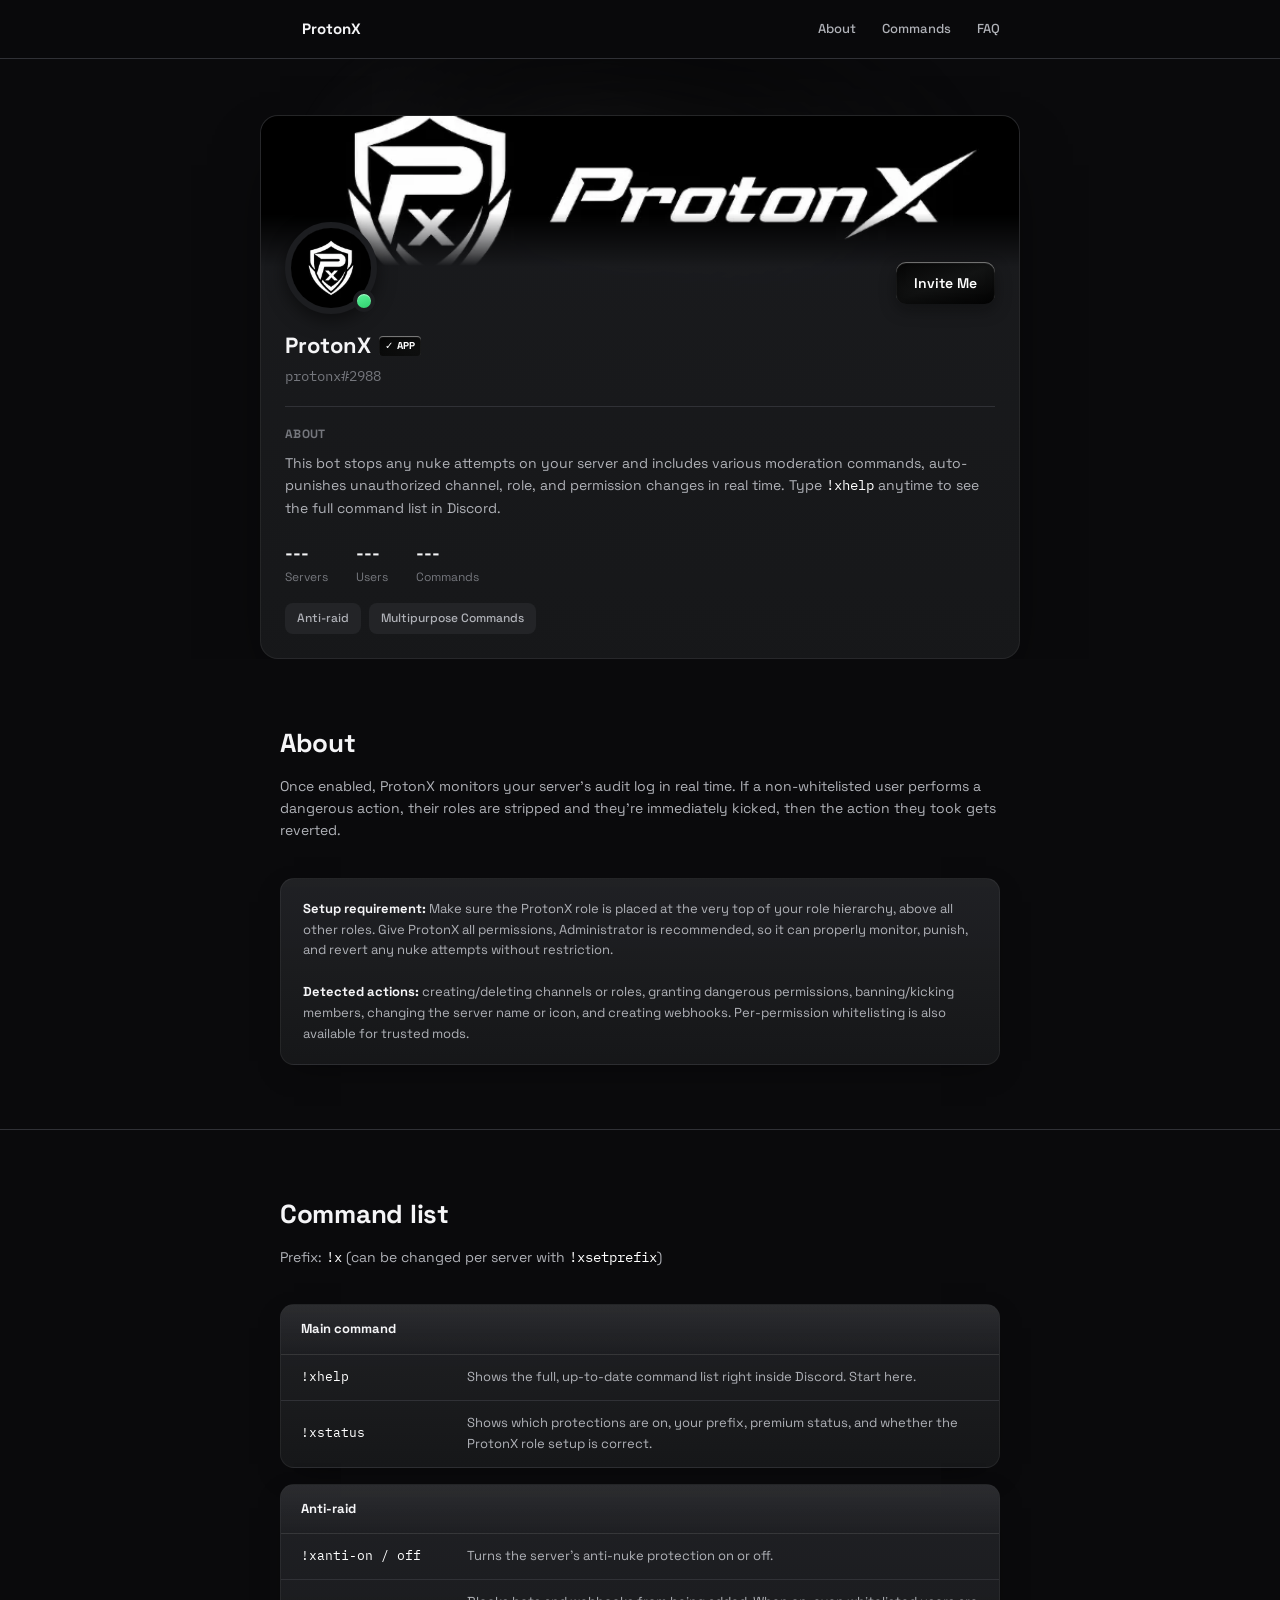
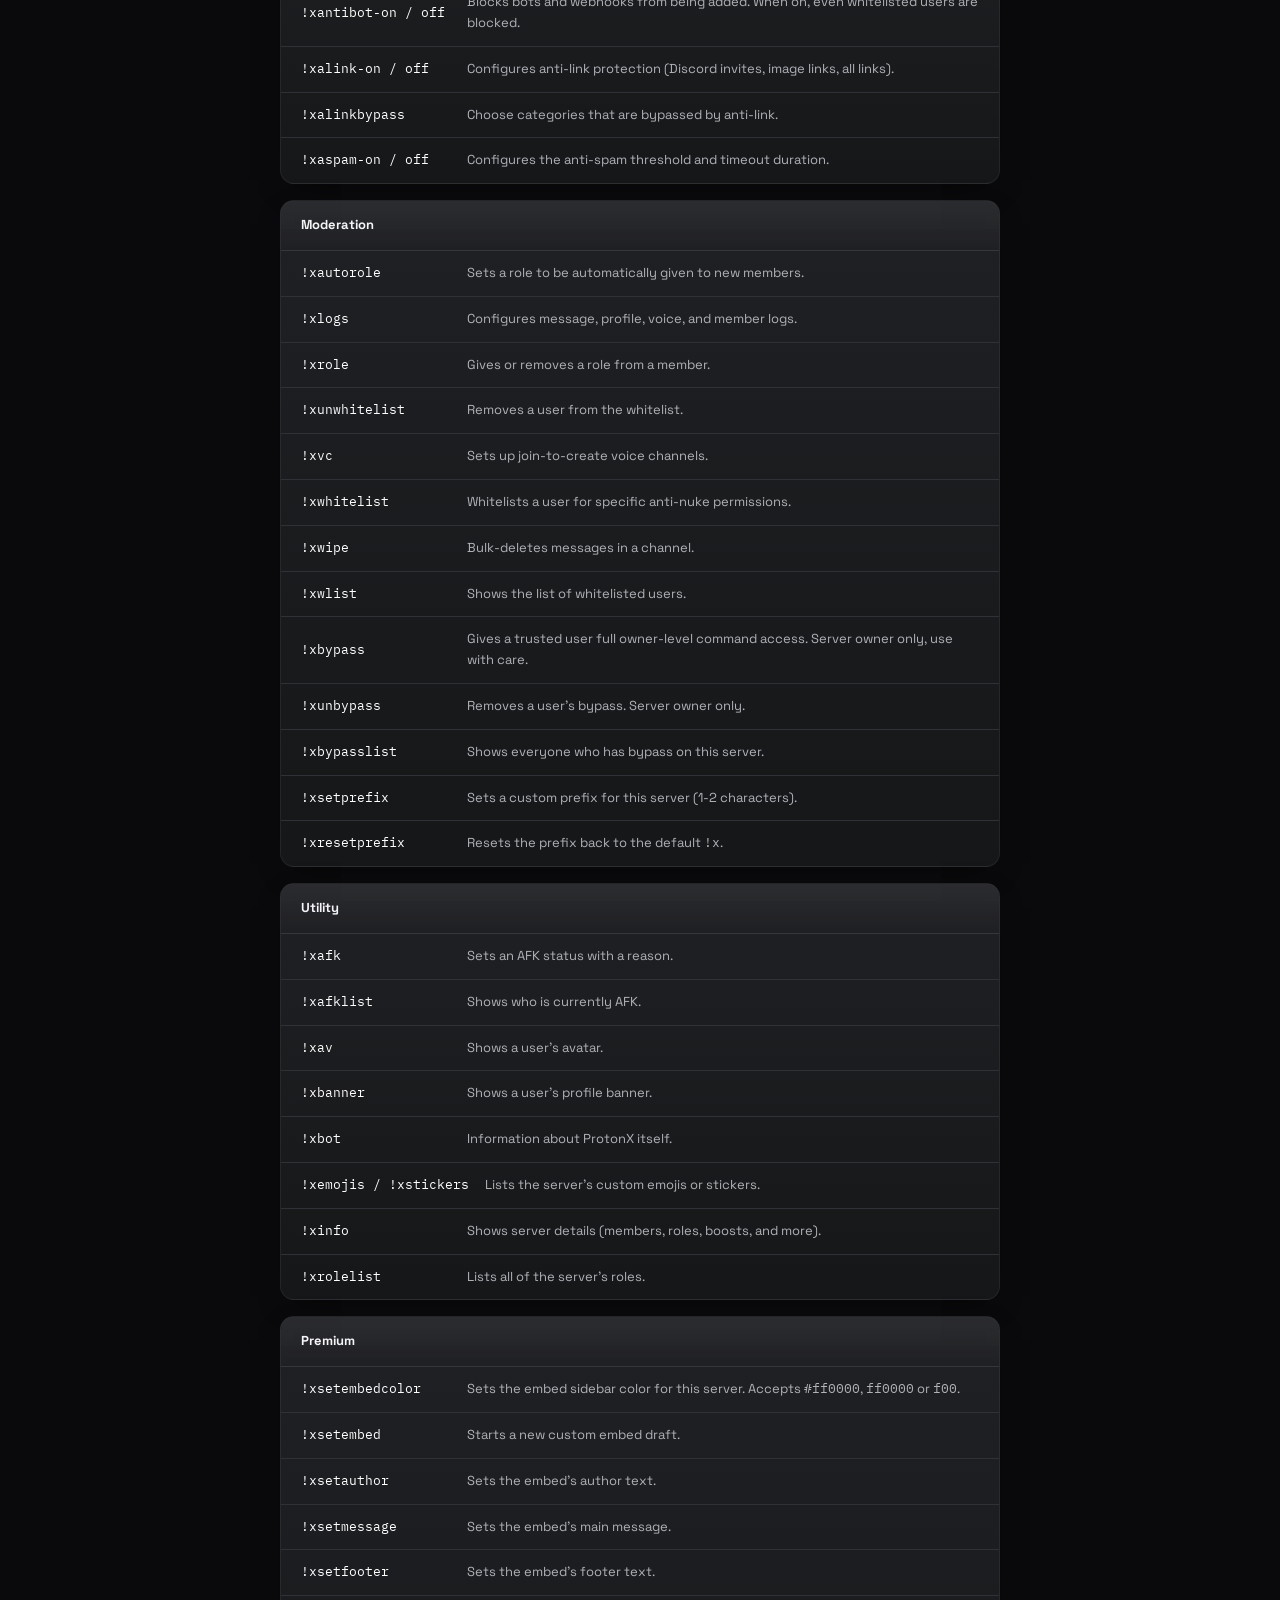
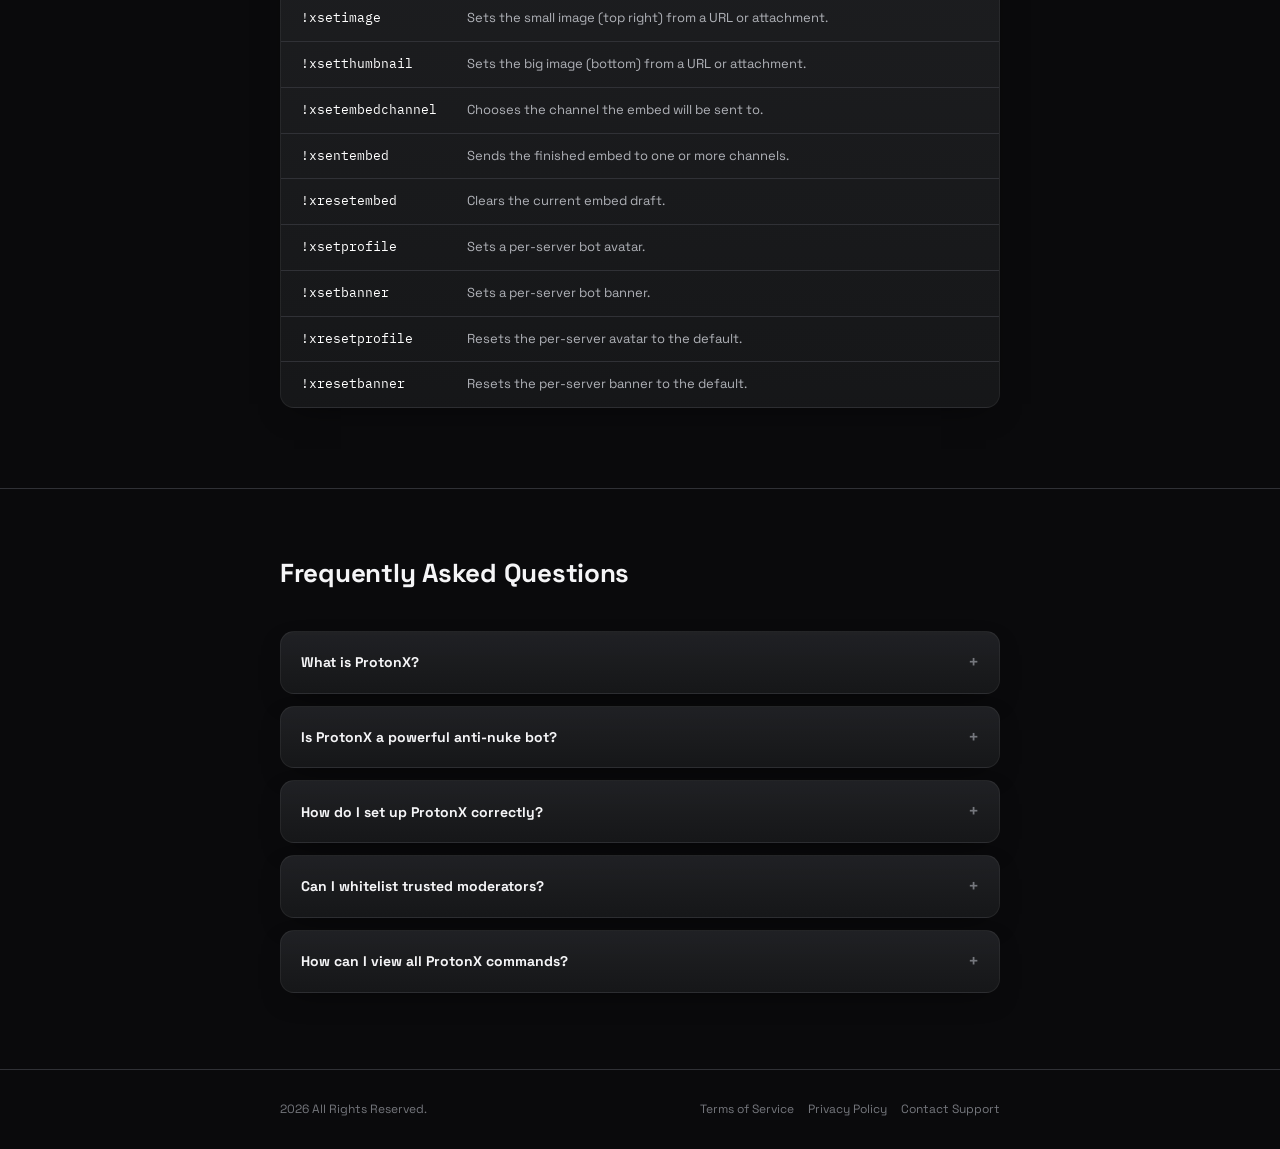
<file: ProtonXsupport/index.html>
<!DOCTYPE html>
<html lang="en">
<head>
  <meta charset="UTF-8">
  <meta name="viewport" content="width=device-width, initial-scale=1.0">
  <title>ProtonX</title>
  <link rel="stylesheet" href="style.css">
</head>
<body>

<nav>
  <div class="wrap">
    <a class="brand" href="index.html">ProtonX</a>
    <div class="nav-links">
      <a href="#about">About</a>
      <a href="#commands">Commands</a>
      <a href="#faq">FAQ</a>
    </div>
  </div>
</nav>

<div class="profile-shell">
  <div class="glow"></div>
  <div class="profile-card">
    <img class="banner" src="assets/banner.png" alt="ProtonX banner">
    <div class="profile-body">
      <div class="avatar-row">
        <div class="avatar-wrap">
          <img class="avatar" src="assets/profile.png" alt="ProtonX avatar">
          <span class="status-dot"></span>
        </div>
        <a href="https://discord.com/oauth2/authorize?client_id=1527346208232706148&permissions=8&integration_type=0&scope=applications.commands+bot" class="invite-btn" target="_blank" rel="noopener">Invite Me</a>
      </div>
      <div class="name-row"><h1>ProtonX</h1><span class="app-tag">&#10003; App</span></div>
      <div class="username mono">protonx#2988</div>
      <div class="divider"></div>
      <div class="about-label">About</div>
      <p class="about-text">This bot stops any nuke attempts on your server and includes various moderation commands, auto-punishes unauthorized channel, role, and permission changes in real time. Type <span class="mono hl">!xhelp</span> anytime to see the full command list in Discord.</p>
      <div class="stat-grid">
        <div><div class="stat-num" id="serversCount">Loading...</div><div class="stat-label">Servers</div></div>
        <div><div class="stat-num" id="usersCount">Loading...</div><div class="stat-label">Users</div></div>
        <div><div class="stat-num" id="commandsCount">Loading...</div><div class="stat-label">Commands</div></div>
      </div>
      <div class="member-tags"><div class="member-tag">Anti-raid</div><div class="member-tag">Multipurpose Commands</div></div>
    </div>
  </div>
</div>

<section class="section" id="about">
  <div class="wrap">
    <div class="section-head">
      <h2>About</h2>
      <p>Once enabled, ProtonX monitors your server's audit log in real time. If a non-whitelisted user performs a dangerous action, their roles are stripped and they're immediately kicked, then the action they took gets reverted.</p>
    </div>
    <div class="note">
      <strong>Setup requirement:</strong> Make sure the ProtonX role is placed at the very top of your role hierarchy, above all other roles. Give ProtonX all permissions, Administrator is recommended, so it can properly monitor, punish, and revert any nuke attempts without restriction.<br><br>
      <strong>Detected actions:</strong> creating/deleting channels or roles, granting dangerous permissions, banning/kicking members, changing the server name or icon, and creating webhooks. Per-permission whitelisting is also available for trusted mods.
    </div>
  </div>
</section>

<section class="section" id="commands">
  <div class="wrap">
    <div class="section-head">
      <h2>Command list</h2>
      <p>Prefix: <span class="mono hl">!x</span> (can be changed per server with <span class="mono hl">!xsetprefix</span>)</p>
    </div>

    <div class="cmd-group">
      <div class="cmd-group-head">Main command</div>
      <div class="cmd-row"><div class="cmd-name">!xhelp</div><div class="cmd-desc">Shows the full, up-to-date command list right inside Discord. Start here.</div></div>
      <div class="cmd-row"><div class="cmd-name">!xstatus</div><div class="cmd-desc">Shows which protections are on, your prefix, premium status, and whether the ProtonX role setup is correct.</div></div>
    </div>

    <div class="cmd-group">
      <div class="cmd-group-head">Anti-raid</div>
      <div class="cmd-row"><div class="cmd-name">!xanti-on / off</div><div class="cmd-desc">Turns the server's anti-nuke protection on or off.</div></div>
      <div class="cmd-row"><div class="cmd-name">!xantibot-on / off</div><div class="cmd-desc">Blocks bots and webhooks from being added. When on, even whitelisted users are blocked.</div></div>
      <div class="cmd-row"><div class="cmd-name">!xalink-on / off</div><div class="cmd-desc">Configures anti-link protection (Discord invites, image links, all links).</div></div>
      <div class="cmd-row"><div class="cmd-name">!xalinkbypass</div><div class="cmd-desc">Choose categories that are bypassed by anti-link.</div></div>
      <div class="cmd-row"><div class="cmd-name">!xaspam-on / off</div><div class="cmd-desc">Configures the anti-spam threshold and timeout duration.</div></div>
    </div>

    <div class="cmd-group">
      <div class="cmd-group-head">Moderation</div>
      <div class="cmd-row"><div class="cmd-name">!xautorole</div><div class="cmd-desc">Sets a role to be automatically given to new members.</div></div>
      <div class="cmd-row"><div class="cmd-name">!xlogs</div><div class="cmd-desc">Configures message, profile, voice, and member logs.</div></div>
      <div class="cmd-row"><div class="cmd-name">!xrole</div><div class="cmd-desc">Gives or removes a role from a member.</div></div>
      <div class="cmd-row"><div class="cmd-name">!xunwhitelist</div><div class="cmd-desc">Removes a user from the whitelist.</div></div>
      <div class="cmd-row"><div class="cmd-name">!xvc</div><div class="cmd-desc">Sets up join-to-create voice channels.</div></div>
      <div class="cmd-row"><div class="cmd-name">!xwhitelist</div><div class="cmd-desc">Whitelists a user for specific anti-nuke permissions.</div></div>
      <div class="cmd-row"><div class="cmd-name">!xwipe</div><div class="cmd-desc">Bulk-deletes messages in a channel.</div></div>
      <div class="cmd-row"><div class="cmd-name">!xwlist</div><div class="cmd-desc">Shows the list of whitelisted users.</div></div>
      <div class="cmd-row"><div class="cmd-name">!xbypass</div><div class="cmd-desc">Gives a trusted user full owner-level command access. Server owner only, use with care.</div></div>
      <div class="cmd-row"><div class="cmd-name">!xunbypass</div><div class="cmd-desc">Removes a user's bypass. Server owner only.</div></div>
      <div class="cmd-row"><div class="cmd-name">!xbypasslist</div><div class="cmd-desc">Shows everyone who has bypass on this server.</div></div>
      <div class="cmd-row"><div class="cmd-name">!xsetprefix</div><div class="cmd-desc">Sets a custom prefix for this server (1-2 characters).</div></div>
      <div class="cmd-row"><div class="cmd-name">!xresetprefix</div><div class="cmd-desc">Resets the prefix back to the default <span class="mono">!x</span>.</div></div>
    </div>

    <div class="cmd-group">
      <div class="cmd-group-head">Utility</div>
      <div class="cmd-row"><div class="cmd-name">!xafk</div><div class="cmd-desc">Sets an AFK status with a reason.</div></div>
      <div class="cmd-row"><div class="cmd-name">!xafklist</div><div class="cmd-desc">Shows who is currently AFK.</div></div>
      <div class="cmd-row"><div class="cmd-name">!xav</div><div class="cmd-desc">Shows a user's avatar.</div></div>
      <div class="cmd-row"><div class="cmd-name">!xbanner</div><div class="cmd-desc">Shows a user's profile banner.</div></div>
      <div class="cmd-row"><div class="cmd-name">!xbot</div><div class="cmd-desc">Information about ProtonX itself.</div></div>
      <div class="cmd-row"><div class="cmd-name">!xemojis / !xstickers</div><div class="cmd-desc">Lists the server's custom emojis or stickers.</div></div>
      <div class="cmd-row"><div class="cmd-name">!xinfo</div><div class="cmd-desc">Shows server details (members, roles, boosts, and more).</div></div>
      <div class="cmd-row"><div class="cmd-name">!xrolelist</div><div class="cmd-desc">Lists all of the server's roles.</div></div>
    </div>

    <div class="cmd-group">
      <div class="cmd-group-head">Premium</div>
      <div class="cmd-row"><div class="cmd-name">!xsetembedcolor</div><div class="cmd-desc">Sets the embed sidebar color for this server. Accepts <span class="mono">#ff0000</span>, <span class="mono">ff0000</span> or <span class="mono">f00</span>.</div></div>
      <div class="cmd-row"><div class="cmd-name">!xsetembed</div><div class="cmd-desc">Starts a new custom embed draft.</div></div>
      <div class="cmd-row"><div class="cmd-name">!xsetauthor</div><div class="cmd-desc">Sets the embed's author text.</div></div>
      <div class="cmd-row"><div class="cmd-name">!xsetmessage</div><div class="cmd-desc">Sets the embed's main message.</div></div>
      <div class="cmd-row"><div class="cmd-name">!xsetfooter</div><div class="cmd-desc">Sets the embed's footer text.</div></div>
      <div class="cmd-row"><div class="cmd-name">!xsetimage</div><div class="cmd-desc">Sets the small image (top right) from a URL or attachment.</div></div>
      <div class="cmd-row"><div class="cmd-name">!xsetthumbnail</div><div class="cmd-desc">Sets the big image (bottom) from a URL or attachment.</div></div>
      <div class="cmd-row"><div class="cmd-name">!xsetembedchannel</div><div class="cmd-desc">Chooses the channel the embed will be sent to.</div></div>
      <div class="cmd-row"><div class="cmd-name">!xsentembed</div><div class="cmd-desc">Sends the finished embed to one or more channels.</div></div>
      <div class="cmd-row"><div class="cmd-name">!xresetembed</div><div class="cmd-desc">Clears the current embed draft.</div></div>
      <div class="cmd-row"><div class="cmd-name">!xsetprofile</div><div class="cmd-desc">Sets a per-server bot avatar.</div></div>
      <div class="cmd-row"><div class="cmd-name">!xsetbanner</div><div class="cmd-desc">Sets a per-server bot banner.</div></div>
      <div class="cmd-row"><div class="cmd-name">!xresetprofile</div><div class="cmd-desc">Resets the per-server avatar to the default.</div></div>
      <div class="cmd-row"><div class="cmd-name">!xresetbanner</div><div class="cmd-desc">Resets the per-server banner to the default.</div></div>
    </div>
  </div>
</section>

<section class="section" id="faq">
  <div class="wrap">
    <div class="section-head">
      <h2>Frequently Asked Questions</h2>
    </div>

    <details class="faq-item">
      <summary>What is ProtonX?</summary>
      <div class="faq-body">
        <p>ProtonX is a Discord security and anti-raid/anti-nuke bot designed to help protect your server from malicious actions and unauthorized moderation activity, along with many multipurpose commands.</p>
        <p>ProtonX can detect actions such as:</p>
        <ul>
          <li>Creating or deleting channels</li>
          <li>Creating or deleting roles</li>
          <li>Granting dangerous permissions</li>
          <li>Banning or kicking members</li>
          <li>Changing the server name or icon</li>
          <li>Creating webhooks</li>
          <li>Adding bots</li>
        </ul>
      </div>
    </details>

    <details class="faq-item">
      <summary>Is ProtonX a powerful anti-nuke bot?</summary>
      <div class="faq-body">
        <p>We do not consider ProtonX to be the most powerful anti-nuke system. However, it is capable of detecting, stopping, and removing users who attempt to raid or nuke your server.</p>
        <p>ProtonX is designed to provide an additional layer of protection and help minimize damage caused by malicious actions.</p>
      </div>
    </details>

    <details class="faq-item">
      <summary>How do I set up ProtonX correctly?</summary>
      <div class="faq-body">
        <p>First of all, use <span class="mono hl">!xanti-on</span></p>
        <p><strong>Setup requirement:</strong></p>
        <ul>
          <li>Make sure the ProtonX role is placed at the very top of your role hierarchy, above all other roles.</li>
          <li>Give ProtonX all necessary permissions. Giving all permissions is recommended, so it can properly monitor, punish, and revert nuke attempts without unnecessary restrictions.</li>
        </ul>
        <p>If ProtonX does not have sufficient permissions or is placed below certain roles, it may not be able to properly take action against users with higher roles.</p>
      </div>
    </details>

    <details class="faq-item">
      <summary>Can I whitelist trusted moderators?</summary>
      <div class="faq-body">
        <p>Yes. Use <span class="mono hl">!xwhitelist</span> for per-permission whitelisting, allowing you to give trusted moderators access to specific actions without triggering the protection system.</p>
        <p>Once a user is whitelisted, they can bypass the configured protection for those actions.</p>
        <p>Use <span class="mono hl">!xantibot-on</span> to ensure that users with full access cannot bypass protection for adding bots or creating webhooks. These actions will remain restricted exclusively to the server owner for additional security.</p>
        <p>Use <span class="mono hl">!xantibot-off</span> to disable this restriction.</p>
      </div>
    </details>

    <details class="faq-item">
      <summary>How can I view all ProtonX commands?</summary>
      <div class="faq-body">
        <p>To view the complete list of commands and available features, use: <span class="mono hl">!xhelp</span></p>
      </div>
    </details>
  </div>
</section>

<footer>
  <div class="foot">
    <span>2026 All Rights Reserved.</span>
    <span class="foot-links">
      <a href="terms.html">Terms of Service</a>
      <a href="privacy.html">Privacy Policy</a>
      <a class="support-link" href="https://discord.gg/s5rfU6Zj4c" target="_blank" rel="noopener">Contact Support</a>
    </span>
  </div>
</footer>

<script src="script.js"></script>
</body>
</html>
</file>
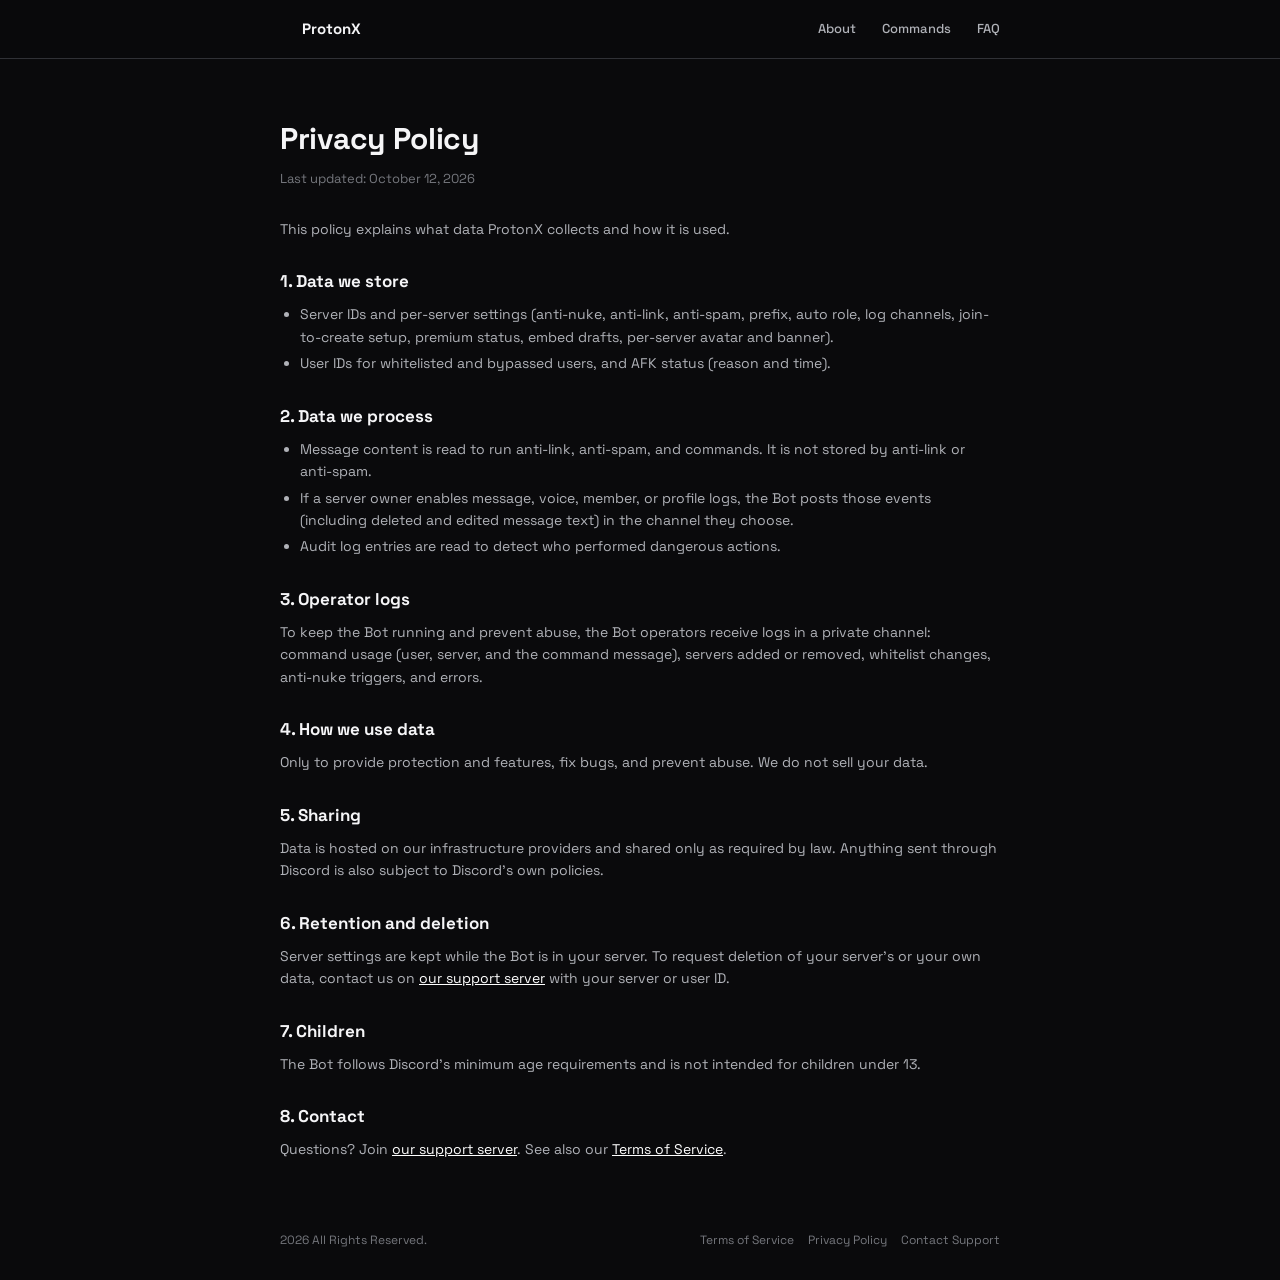
<file: ProtonXsupport/privacy.html>
<!DOCTYPE html>
<html lang="en">
<head>
  <meta charset="UTF-8">
  <meta name="viewport" content="width=device-width, initial-scale=1.0">
  <title>Privacy Policy - ProtonX</title>
  <link rel="stylesheet" href="style.css">
</head>
<body>
<nav>
  <div class="wrap">
    <a class="brand" href="index.html">ProtonX</a>
    <div class="nav-links">
      <a href="index.html#about">About</a>
      <a href="index.html#commands">Commands</a>
      <a href="index.html#faq">FAQ</a>
    </div>
  </div>
</nav>
<main class="wrap legal">
<h1>Privacy Policy</h1>
<p class="meta">Last updated: October 12, 2026</p>
<p>This policy explains what data ProtonX collects and how it is used.</p>
<h2>1. Data we store</h2>
<ul><li>Server IDs and per-server settings (anti-nuke, anti-link, anti-spam, prefix, auto role, log channels, join-to-create setup, premium status, embed drafts, per-server avatar and banner).</li><li>User IDs for whitelisted and bypassed users, and AFK status (reason and time).</li></ul>
<h2>2. Data we process</h2>
<ul><li>Message content is read to run anti-link, anti-spam, and commands. It is not stored by anti-link or anti-spam.</li><li>If a server owner enables message, voice, member, or profile logs, the Bot posts those events (including deleted and edited message text) in the channel they choose.</li><li>Audit log entries are read to detect who performed dangerous actions.</li></ul>
<h2>3. Operator logs</h2>
<p>To keep the Bot running and prevent abuse, the Bot operators receive logs in a private channel: command usage (user, server, and the command message), servers added or removed, whitelist changes, anti-nuke triggers, and errors.</p>
<h2>4. How we use data</h2>
<p>Only to provide protection and features, fix bugs, and prevent abuse. We do not sell your data.</p>
<h2>5. Sharing</h2>
<p>Data is hosted on our infrastructure providers and shared only as required by law. Anything sent through Discord is also subject to Discord's own policies.</p>
<h2>6. Retention and deletion</h2>
<p>Server settings are kept while the Bot is in your server. To request deletion of your server's or your own data, contact us on <a href="https://discord.gg/s5rfU6Zj4c" target="_blank" rel="noopener">our support server</a> with your server or user ID.</p>
<h2>7. Children</h2>
<p>The Bot follows Discord's minimum age requirements and is not intended for children under 13.</p>
<h2>8. Contact</h2>
<p>Questions? Join <a href="https://discord.gg/s5rfU6Zj4c" target="_blank" rel="noopener">our support server</a>. See also our <a href="terms.html">Terms of Service</a>.</p>
</main>
<footer>
  <div class="foot">
    <span>2026 All Rights Reserved.</span>
    <span class="foot-links">
      <a href="terms.html">Terms of Service</a>
      <a href="privacy.html">Privacy Policy</a>
      <a class="support-link" href="https://discord.gg/s5rfU6Zj4c" target="_blank" rel="noopener">Contact Support</a>
    </span>
  </div>
</footer>
</body>
</html>
</file>
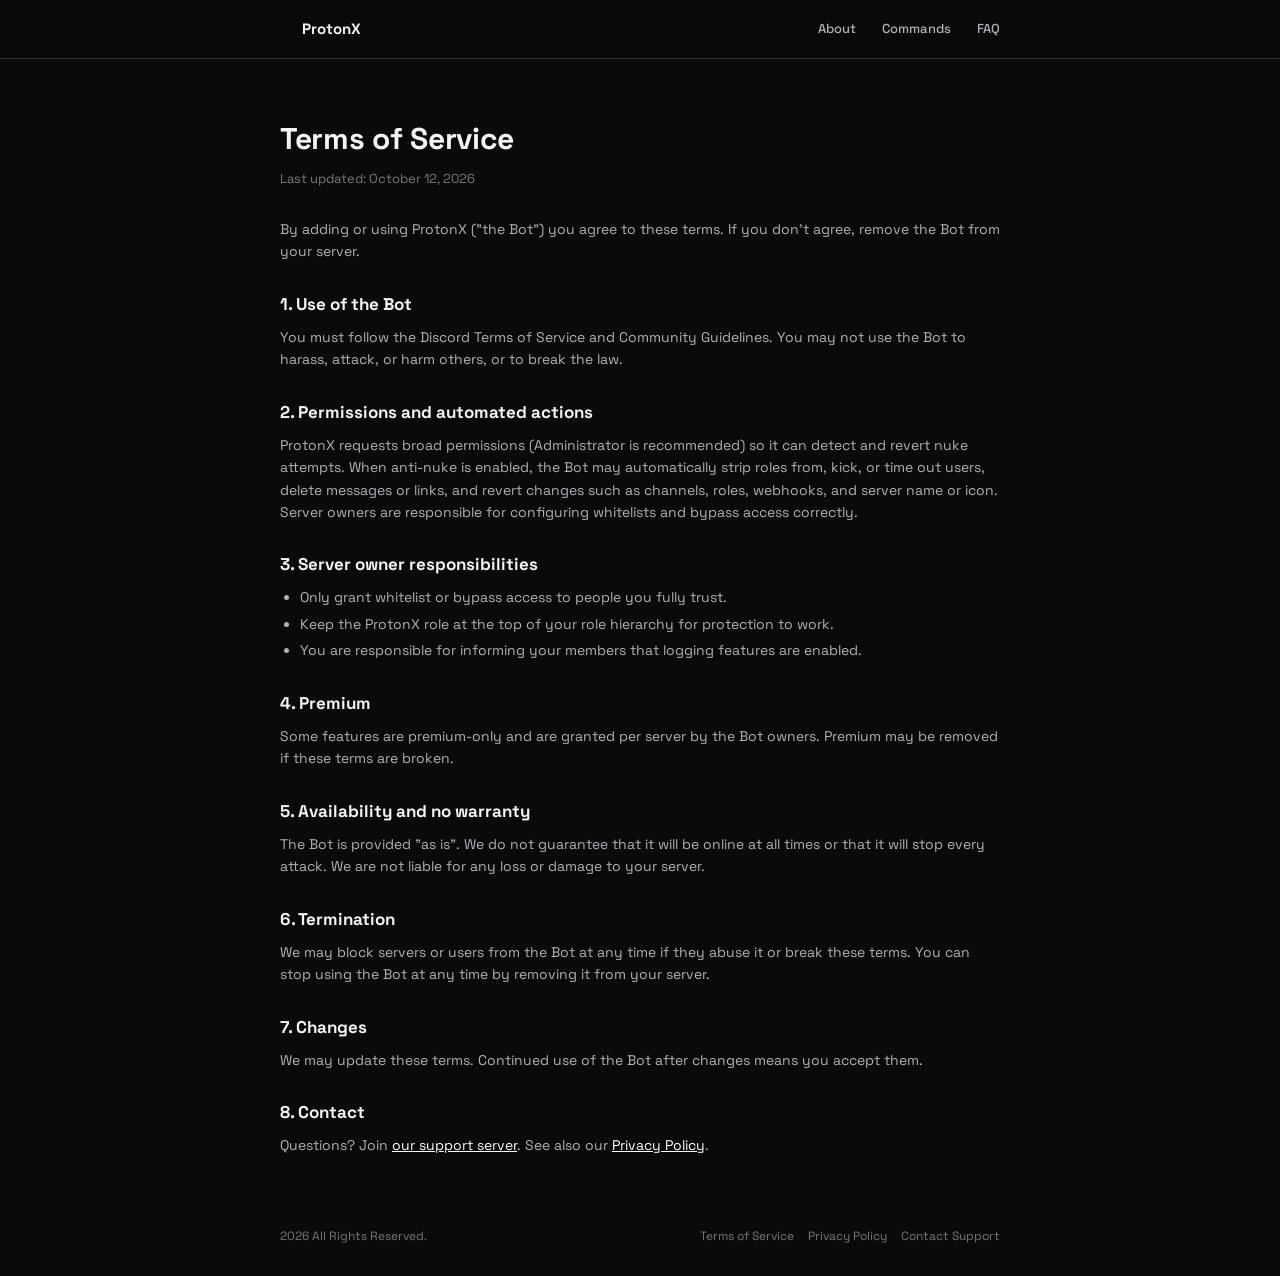
<file: ProtonXsupport/terms.html>
<!DOCTYPE html>
<html lang="en">
<head>
  <meta charset="UTF-8">
  <meta name="viewport" content="width=device-width, initial-scale=1.0">
  <title>Terms of Service - ProtonX</title>
  <link rel="stylesheet" href="style.css">
</head>
<body>
<nav>
  <div class="wrap">
    <a class="brand" href="index.html">ProtonX</a>
    <div class="nav-links">
      <a href="index.html#about">About</a>
      <a href="index.html#commands">Commands</a>
      <a href="index.html#faq">FAQ</a>
    </div>
  </div>
</nav>
<main class="wrap legal">
<h1>Terms of Service</h1>
<p class="meta">Last updated: October 12, 2026</p>
<p>By adding or using ProtonX ("the Bot") you agree to these terms. If you don't agree, remove the Bot from your server.</p>
<h2>1. Use of the Bot</h2>
<p>You must follow the Discord Terms of Service and Community Guidelines. You may not use the Bot to harass, attack, or harm others, or to break the law.</p>
<h2>2. Permissions and automated actions</h2>
<p>ProtonX requests broad permissions (Administrator is recommended) so it can detect and revert nuke attempts. When anti-nuke is enabled, the Bot may automatically strip roles from, kick, or time out users, delete messages or links, and revert changes such as channels, roles, webhooks, and server name or icon. Server owners are responsible for configuring whitelists and bypass access correctly.</p>
<h2>3. Server owner responsibilities</h2>
<ul><li>Only grant whitelist or bypass access to people you fully trust.</li><li>Keep the ProtonX role at the top of your role hierarchy for protection to work.</li><li>You are responsible for informing your members that logging features are enabled.</li></ul>
<h2>4. Premium</h2>
<p>Some features are premium-only and are granted per server by the Bot owners. Premium may be removed if these terms are broken.</p>
<h2>5. Availability and no warranty</h2>
<p>The Bot is provided "as is". We do not guarantee that it will be online at all times or that it will stop every attack. We are not liable for any loss or damage to your server.</p>
<h2>6. Termination</h2>
<p>We may block servers or users from the Bot at any time if they abuse it or break these terms. You can stop using the Bot at any time by removing it from your server.</p>
<h2>7. Changes</h2>
<p>We may update these terms. Continued use of the Bot after changes means you accept them.</p>
<h2>8. Contact</h2>
<p>Questions? Join <a href="https://discord.gg/s5rfU6Zj4c" target="_blank" rel="noopener">our support server</a>. See also our <a href="privacy.html">Privacy Policy</a>.</p>
</main>
<footer>
  <div class="foot">
    <span>2026 All Rights Reserved.</span>
    <span class="foot-links">
      <a href="terms.html">Terms of Service</a>
      <a href="privacy.html">Privacy Policy</a>
      <a class="support-link" href="https://discord.gg/s5rfU6Zj4c" target="_blank" rel="noopener">Contact Support</a>
    </span>
  </div>
</footer>
</body>
</html>
</file>
<file: ProtonXsupport/style.css>
@import url('https://fonts.googleapis.com/css2?family=IBM+Plex+Mono:wght@400;500&family=Space+Grotesk:wght@400;500;600;700&display=swap');

:root {
  --bg: #0a0a0c;
  --bg-panel: #1c1d20;
  --bg-card: #17181a;
  --bg-elevated: #232427;
  --line: #303136;
  --text: #f5f5f7;
  --text-dim: #b0b2b8;
  --text-faint: #75777d;
  --accent: #121313;
  --green: #2fd06e;
}

* { box-sizing: border-box; margin: 0; padding: 0; }

body {
  background: var(--bg);
  color: var(--text);
  font-family: 'Space Grotesk', system-ui, -apple-system, 'Segoe UI', sans-serif;
  line-height: 1.6;
}

a { color: inherit; text-decoration: none; }
.mono { font-family: 'IBM Plex Mono', monospace; }
.hl { color: #fff; }

.wrap { max-width: 760px; margin: 0 auto; padding: 0 20px; }

nav {
  position: sticky; top: 0; z-index: 50;
  background: rgba(10, 10, 12, 0.85);
  backdrop-filter: blur(14px);
  border-bottom: 1px solid var(--line);
}
nav .wrap { display: flex; align-items: center; justify-content: space-between; height: 58px; }
.brand { font-weight: 700; font-size: 15px; padding-left: 3%; }
.nav-links { display: flex; gap: 26px; font-size: 13px; font-weight: 500; color: var(--text-dim); }
.nav-links a:hover { color: var(--text); }

.profile-shell { position: relative; overflow: hidden; padding: 56px 20px 0; }
.glow {
  position: absolute; top: -120px; left: 50%; transform: translateX(-50%);
  z-index: 0; width: 1000px; height: 520px;
  background-image: url('assets/banner.png');
  background-size: cover; background-position: center;
  filter: blur(70px) saturate(160%) brightness(0.55);
  opacity: 0.75;
  -webkit-mask-image: radial-gradient(ellipse 480px 320px at center, #000 0%, transparent 75%);
  mask-image: radial-gradient(ellipse 480px 320px at center, #000 0%, transparent 75%);
  pointer-events: none;
}

.profile-card {
  position: relative; z-index: 1;
  max-width: 760px; margin: 0 auto; overflow: hidden;
  background: linear-gradient(180deg, rgba(28, 29, 32, 0.92), rgba(23, 24, 26, 0.98));
  border: 1px solid rgba(255, 255, 255, 0.06);
  border-radius: 18px;
  box-shadow: 0 30px 60px -20px rgba(0, 0, 0, 0.7), inset 0 1px 0 rgba(255, 255, 255, 0.04);
}

.banner {
  display: block; width: 100%; height: 150px; object-fit: cover; background: #141416;
  -webkit-mask-image: linear-gradient(180deg, #000 65%, transparent 100%);
  mask-image: linear-gradient(180deg, #000 65%, transparent 100%);
}

.profile-body { padding: 0 24px 24px; }
.avatar-row { display: flex; align-items: flex-end; justify-content: space-between; margin-top: -44px; }
.avatar-wrap { position: relative; width: 92px; height: 92px; }
.avatar {
  display: block; width: 92px; height: 92px; object-fit: cover;
  background: var(--bg-elevated); border: 6px solid var(--bg-panel); border-radius: 50%;
  box-shadow: 0 6px 18px rgba(0, 0, 0, 0.5), inset 0 1px 1px rgba(255, 255, 255, 0.15);
}
.status-dot {
  position: absolute; right: 2px; bottom: 2px; width: 22px; height: 22px;
  background: linear-gradient(160deg, #5cf39a, var(--green));
  border: 4px solid var(--bg-panel); border-radius: 50%;
  box-shadow: inset 0 1px 1px rgba(255, 255, 255, 0.6);
}

.invite-btn {
  margin-bottom: 10px; padding: 10px 18px;
  background: linear-gradient(160deg, #050505 0%, var(--accent) 50%, #030303 100%);
  border-radius: 10px;
  box-shadow: inset 0 1px 1px rgba(255, 255, 255, 0.5), inset 0 -8px 10px rgba(0, 0, 0, 0.3), 0 6px 16px rgba(5, 5, 5, 0.35);
  color: #fff; font-size: 14px; font-weight: 600;
  transition: filter 0.15s ease;
}
.invite-btn:hover { filter: brightness(1.08); }

.name-row { display: flex; align-items: center; gap: 8px; margin-top: 14px; }
.name-row h1 { font-size: 22px; font-weight: 700; }
.app-tag {
  display: inline-flex; align-items: center; gap: 4px; padding: 2px 6px;
  background: linear-gradient(160deg, #050505 0%, var(--accent) 100%);
  border-radius: 4px;
  box-shadow: inset 0 1px 1px rgba(255, 255, 255, 0.5), inset 0 -4px 6px rgba(0, 0, 0, 0.25);
  color: #fff; font-size: 10px; font-weight: 700; letter-spacing: 0.02em; text-transform: uppercase;
}
.username { margin-top: 2px; font-size: 14px; color: var(--text-faint); }
.divider { height: 1px; margin: 18px 0; background: var(--line); }
.about-label { margin-bottom: 8px; font-size: 12px; font-weight: 700; letter-spacing: 0.03em; text-transform: uppercase; color: var(--text-faint); }
.about-text { font-size: 14px; color: var(--text-dim); }

.stat-grid { display: flex; flex-wrap: wrap; gap: 28px; margin-top: 20px; }
.stat-num { font-size: 18px; font-weight: 700; }
.stat-label { font-size: 12px; color: var(--text-faint); }

.member-tags { display: flex; flex-wrap: wrap; gap: 8px; margin-top: 16px; }
.member-tag { padding: 6px 12px; background: var(--bg-elevated); border-radius: 8px; font-size: 12px; font-weight: 500; color: var(--text-dim); }

.section { padding: 64px 0; border-bottom: 1px solid var(--line); }
.section-head { margin-bottom: 36px; }
.section h2 { font-size: 26px; font-weight: 700; letter-spacing: -0.01em; }
.section-head p { margin-top: 10px; font-size: 14px; color: var(--text-dim); }

.cmd-group, .faq-item, .note {
  background: linear-gradient(180deg, rgba(35, 36, 39, 0.9), rgba(23, 24, 26, 0.95));
  border: 1px solid rgba(255, 255, 255, 0.06);
  border-radius: 14px;
  box-shadow: 0 10px 30px -14px rgba(0, 0, 0, 0.6);
}
.cmd-group { margin-bottom: 16px; overflow: hidden; }
.cmd-group-head {
  display: flex; align-items: center; gap: 8px; padding: 14px 20px;
  background: linear-gradient(180deg, rgba(255, 255, 255, 0.05), rgba(255, 255, 255, 0));
  border-bottom: 1px solid rgba(255, 255, 255, 0.06);
  font-size: 13px; font-weight: 700;
}
.cmd-row { display: flex; align-items: center; gap: 16px; padding: 12px 20px; border-bottom: 1px solid var(--line); }
.cmd-row:last-child { border-bottom: none; }
.cmd-name { min-width: 150px; font-family: 'IBM Plex Mono', monospace; font-size: 13px; color: #fff; }
.cmd-desc { flex: 1; font-size: 13px; color: var(--text-dim); }

.note { padding: 20px 22px; font-size: 13px; color: var(--text-dim); }
.note strong { color: var(--text); }

.faq-item { margin-bottom: 12px; overflow: hidden; }
.faq-item summary {
  display: flex; align-items: center; justify-content: space-between; gap: 12px;
  padding: 16px 20px; font-size: 14px; font-weight: 700; cursor: pointer; list-style: none;
}
.faq-item summary::-webkit-details-marker { display: none; }
.faq-item summary::after { content: '+'; font-size: 18px; font-weight: 500; color: var(--text-faint); }
.faq-item[open] summary::after { content: '\2212'; }
.faq-body { padding: 0 20px 18px; font-size: 13px; color: var(--text-dim); }
.faq-body p { margin-top: 10px; }
.faq-body p:first-child { margin-top: 0; }
.faq-body ul { margin: 10px 0 0 20px; }
.faq-body li { margin-bottom: 2px; }
.faq-body strong { color: var(--text); }

footer { position: relative; z-index: 1; padding: 30px 0; font-size: 12px; color: var(--text-faint); }
.foot {
  display: flex; flex-wrap: wrap; align-items: center; justify-content: space-between;
  gap: 12px; max-width: 760px; margin: 0 auto; padding: 0 20px;
}
.foot-links { display: flex; flex-wrap: wrap; align-items: center; gap: 14px; }
.foot-links a { cursor: pointer; }
.foot-links a:hover { color: var(--text); }
.support-link { display: inline-flex; align-items: center; gap: 6px; flex-shrink: 0; white-space: nowrap; }
.support-link img { display: block; }

.legal { position: relative; z-index: 1; padding: 56px 20px 40px; }
.legal h1 { font-size: 30px; font-weight: 700; letter-spacing: -0.01em; }
.legal .meta { margin: 6px 0 28px; font-size: 13px; color: var(--text-faint); }
.legal h2 { margin: 28px 0 8px; font-size: 17px; font-weight: 700; }
.legal p, .legal li { font-size: 14px; color: var(--text-dim); }
.legal strong { color: var(--text); }
.legal ul { margin: 8px 0 0 20px; }
.legal li { margin-bottom: 4px; }
.legal a { color: #fff; text-decoration: underline; }
.legal a:hover { opacity: 0.8; }

@media (max-width: 600px) {
  .nav-links { display: none; }
  .cmd-row { flex-direction: column; align-items: flex-start; gap: 4px; }
  .cmd-name { min-width: 0; }
}
</file>
